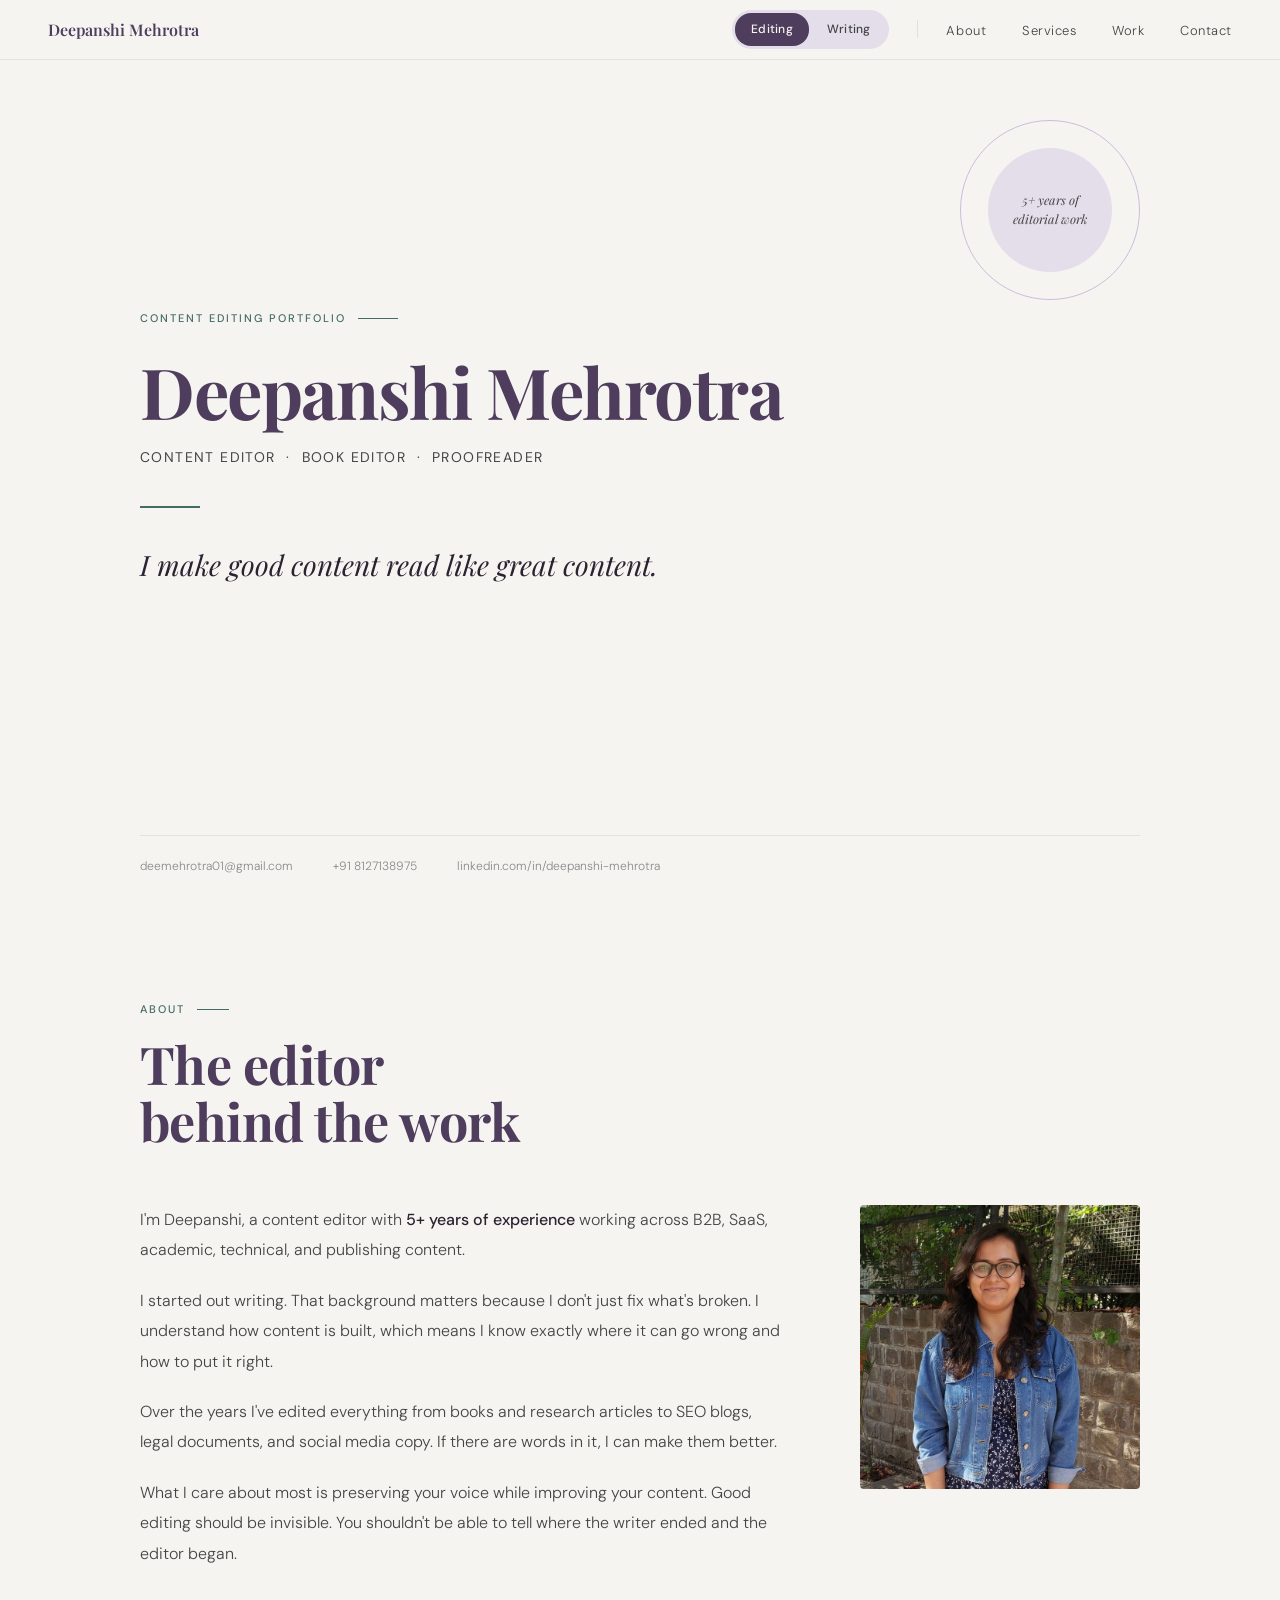
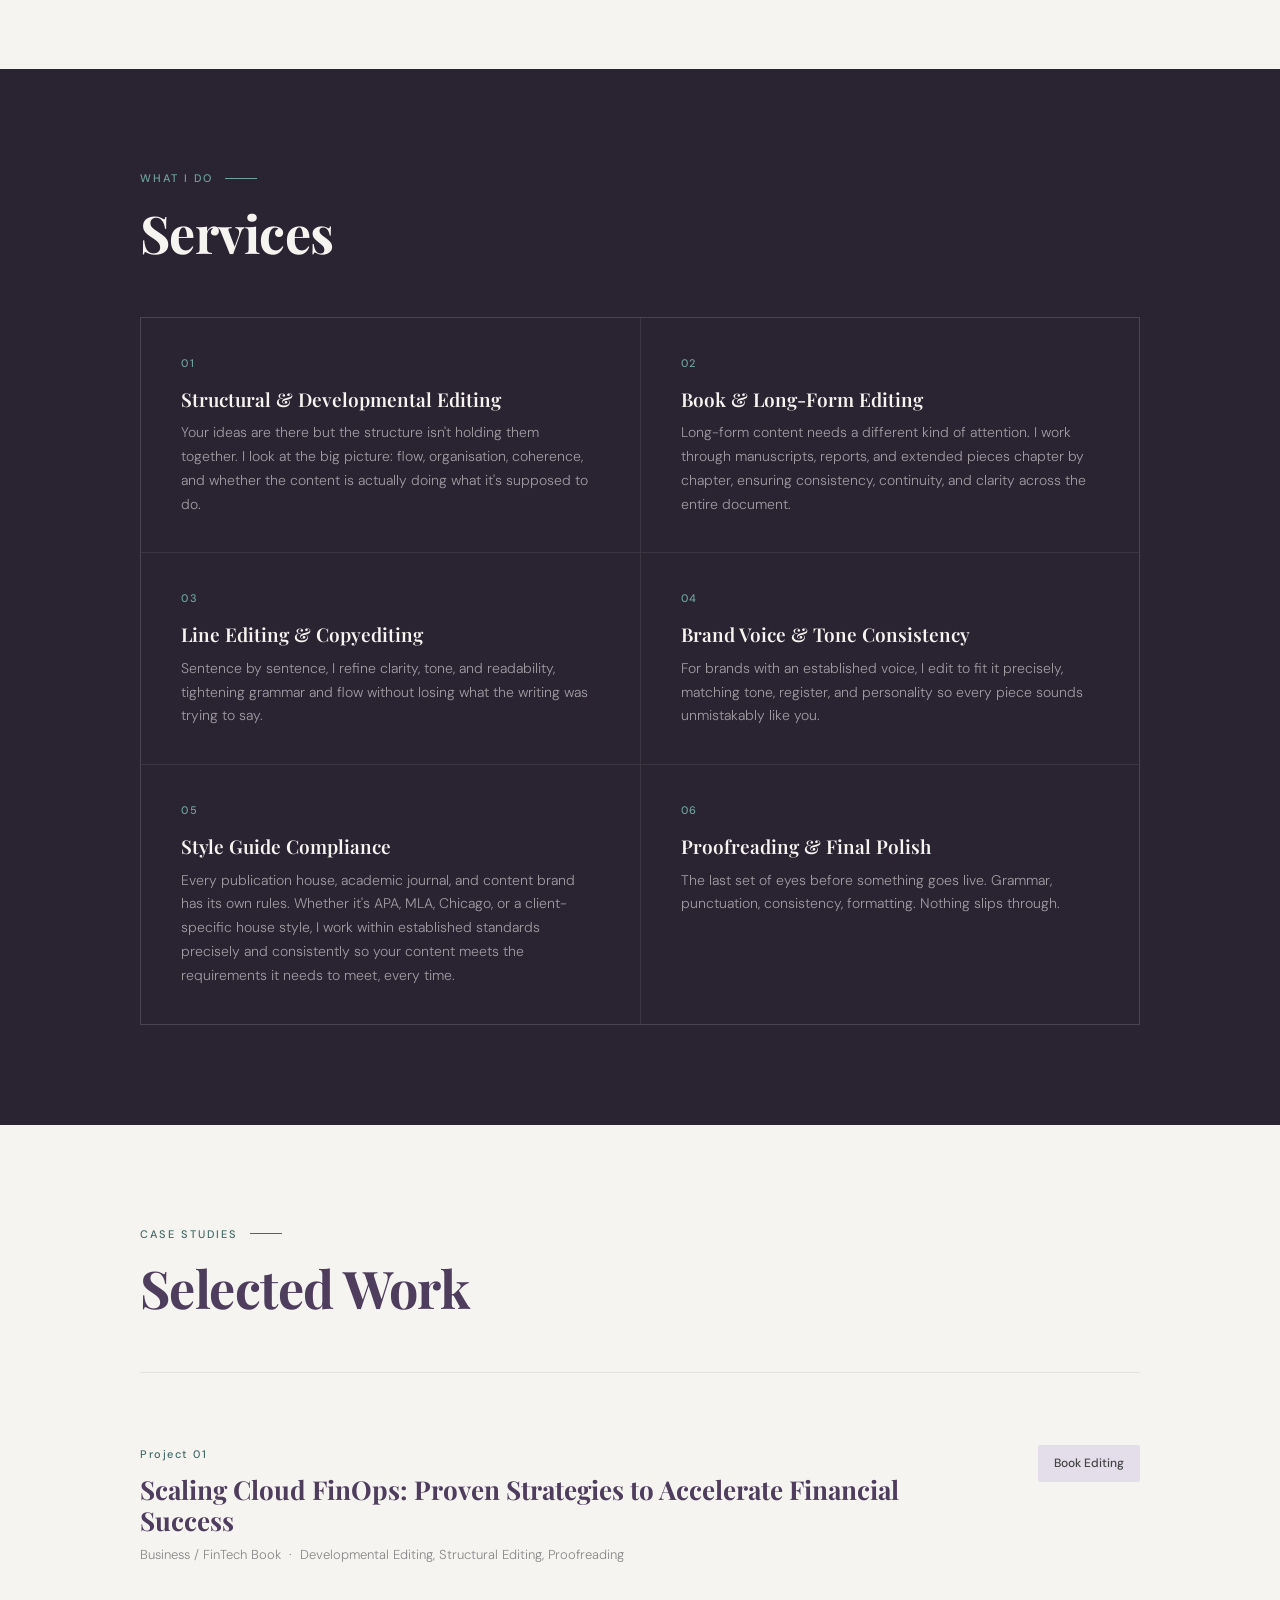
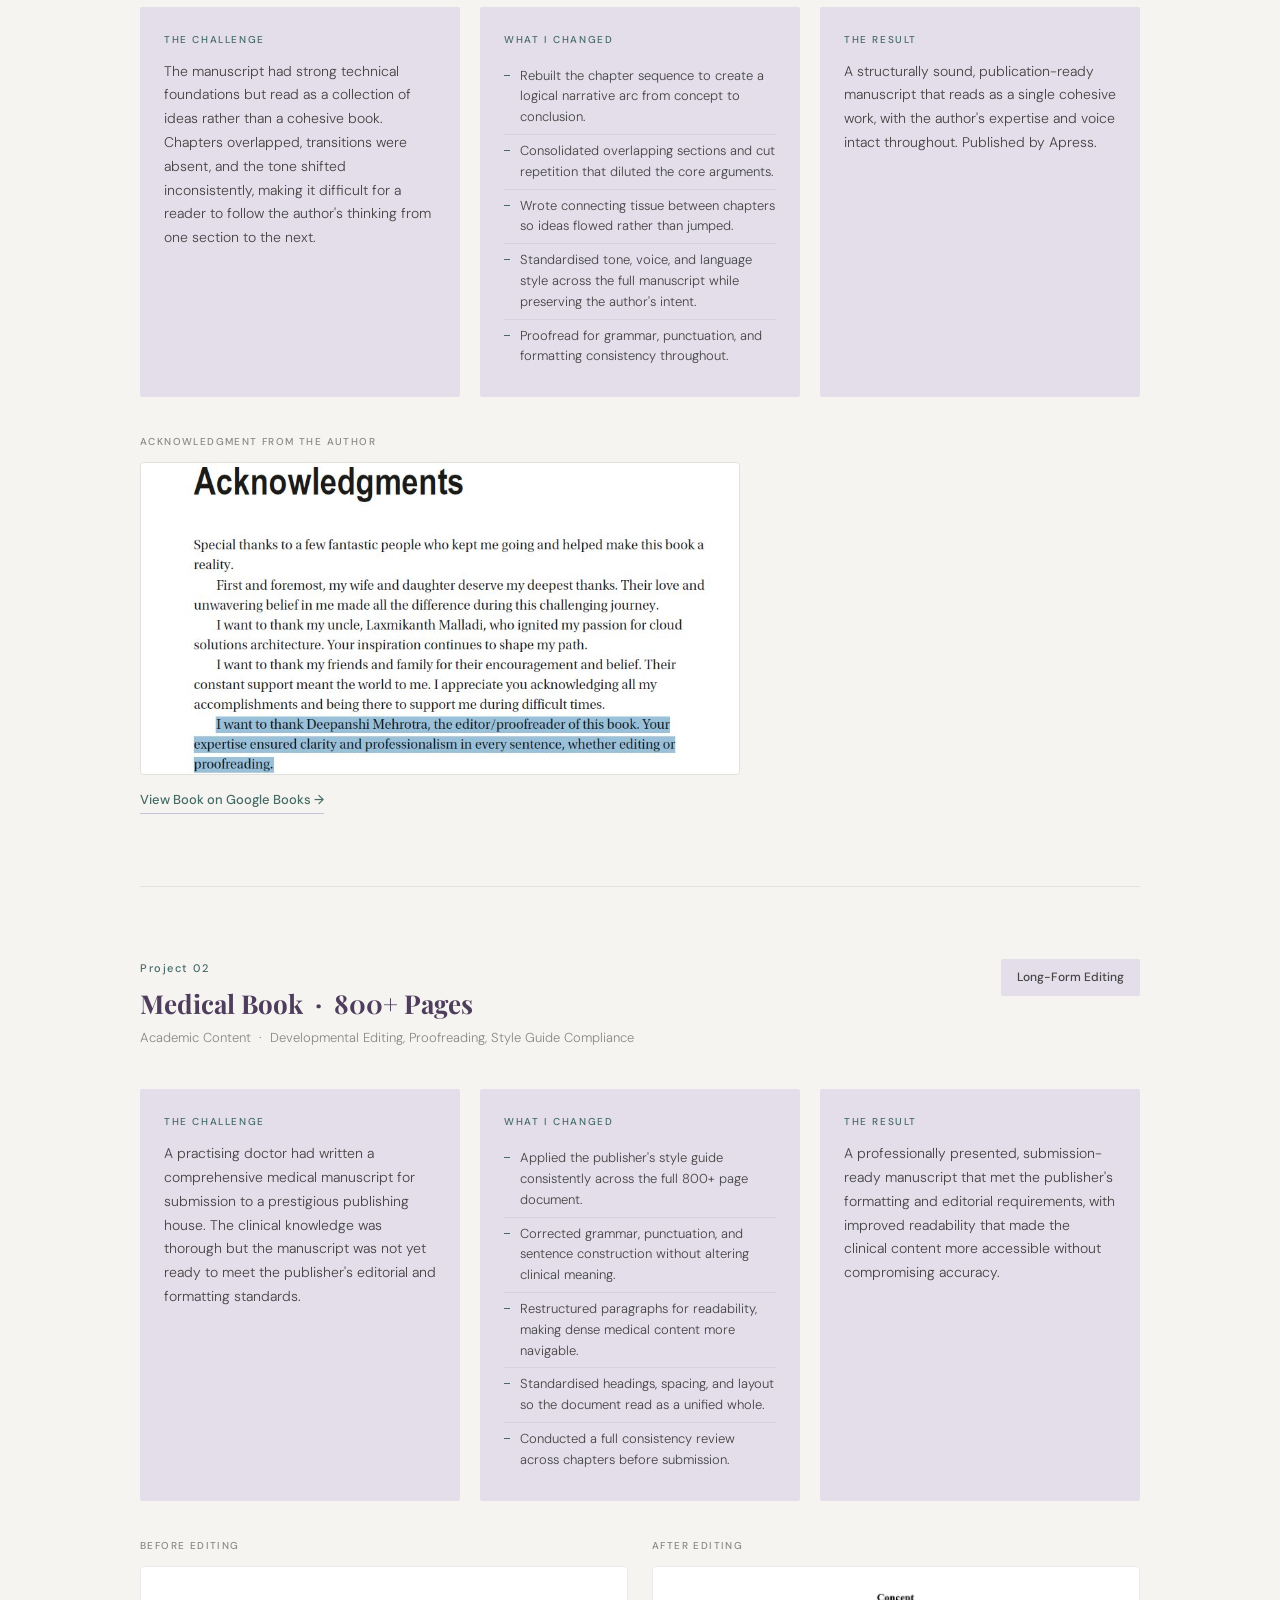
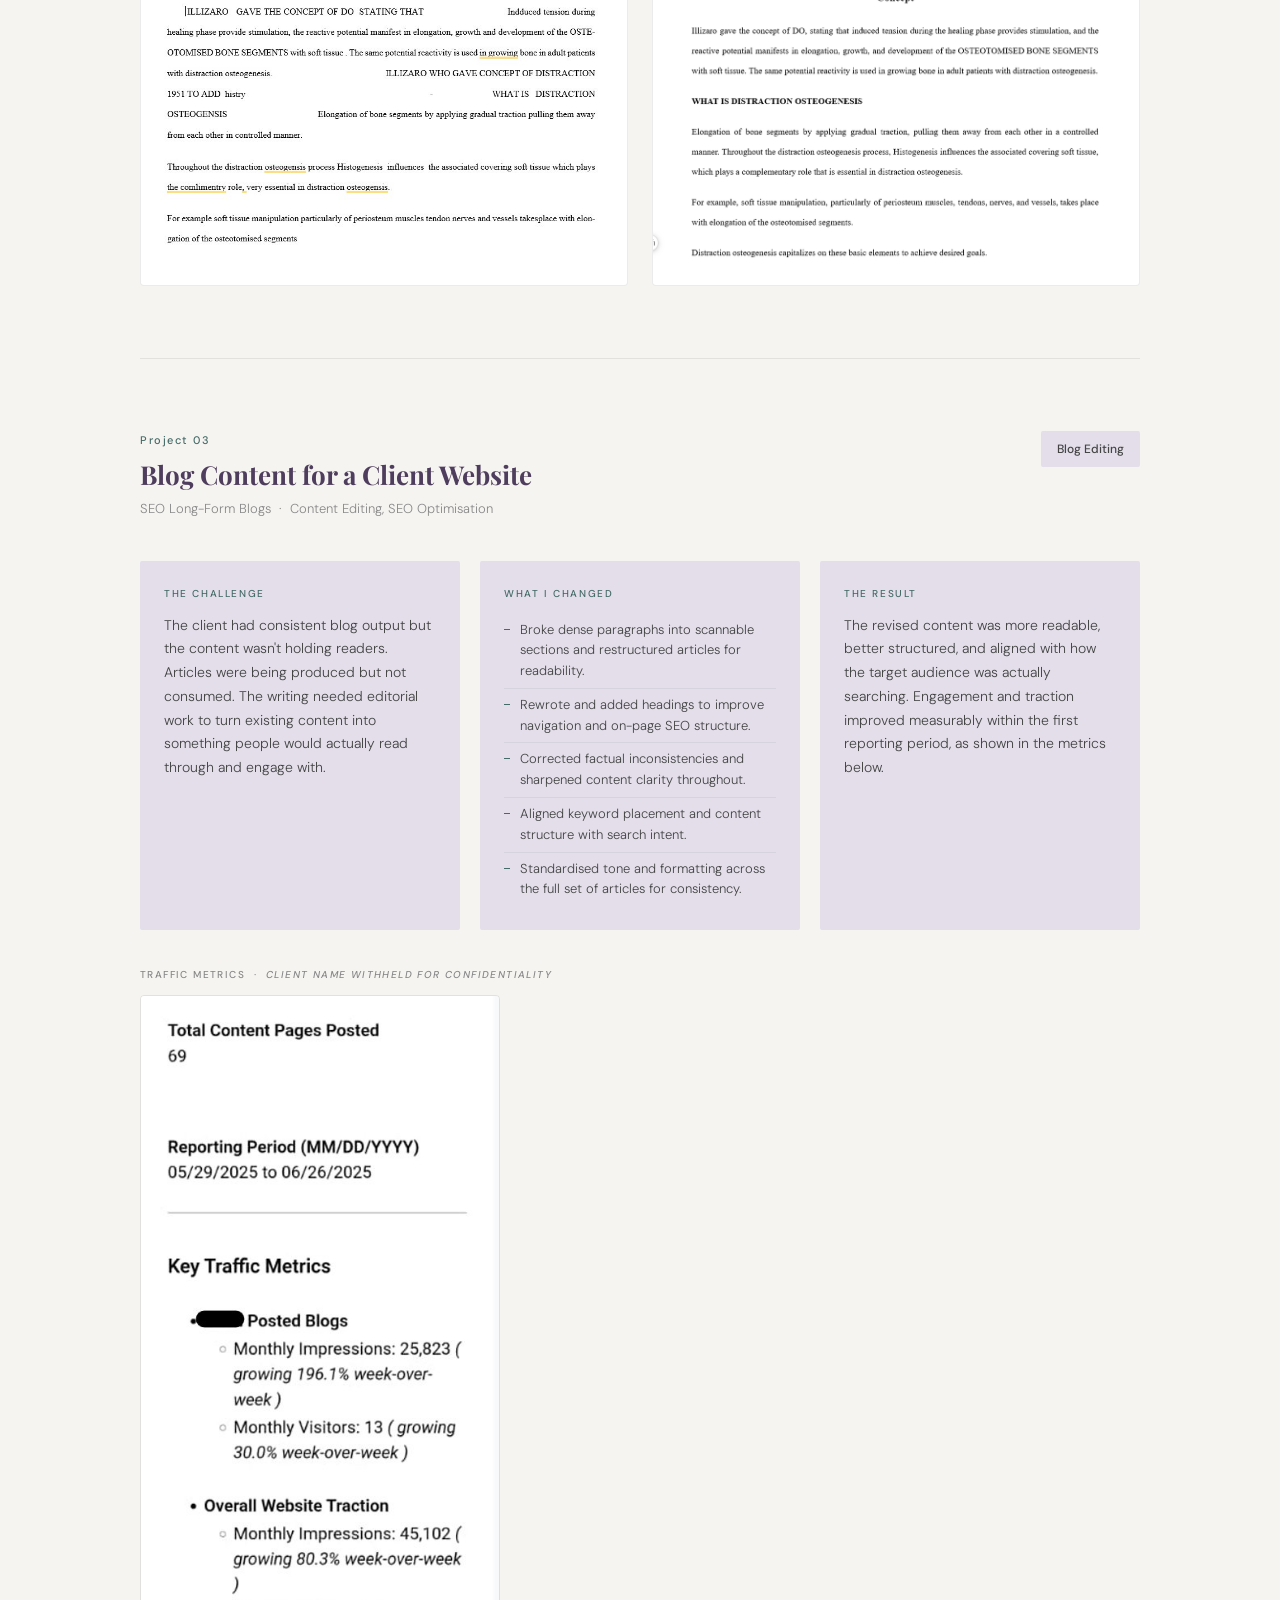
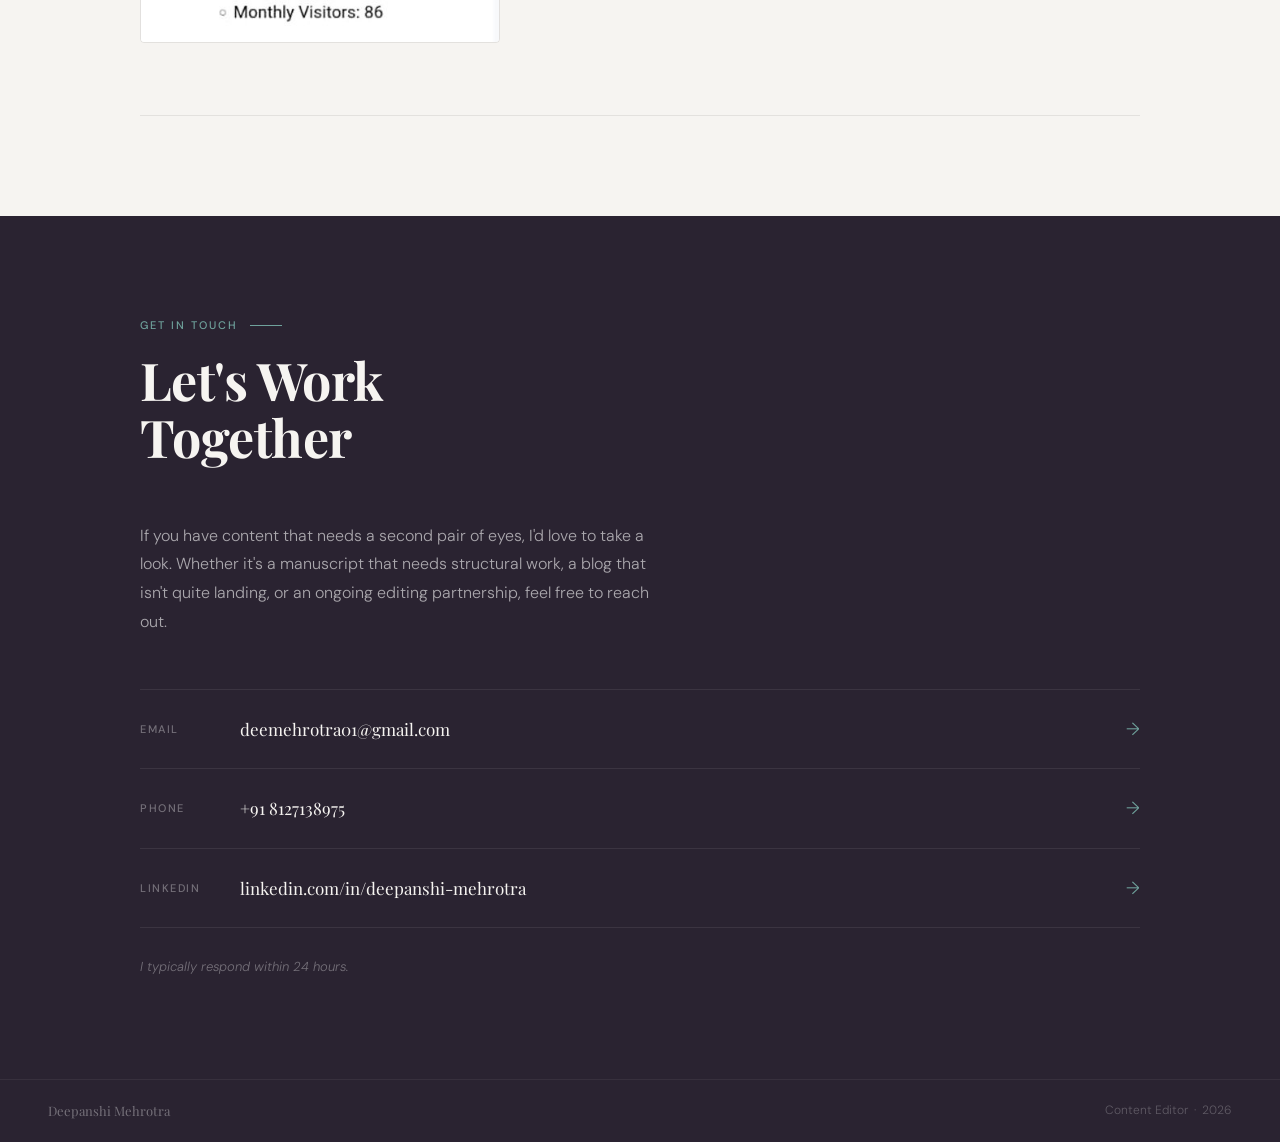
<file: index.html>
<!DOCTYPE html>
<html lang="en">
<head>
<meta charset="UTF-8">
<meta name="viewport" content="width=device-width, initial-scale=1.0">
<title>Deepanshi Mehrotra — Content Editing Portfolio</title>
<link href="https://fonts.googleapis.com/css2?family=Playfair+Display:ital,wght@0,400;0,600;0,700;1,400;1,600&family=DM+Sans:wght@300;400;500&display=swap" rel="stylesheet">
<link rel="stylesheet" href="style.css">
</head>
<body>

<nav>
  <a href="#hero" class="nav-name">Deepanshi Mehrotra</a>
  <div class="nav-right">
    <div class="nav-switch">
      <a href="index.html" class="nav-switch-item active">Editing</a>
      <a href="writer.html" class="nav-switch-item">Writing</a>
    </div>
    <div class="nav-divider"></div>
    <ul class="nav-links">
      <li><a href="#about">About</a></li>
      <li><a href="#services">Services</a></li>
      <li><a href="#work">Work</a></li>
      <li><a href="#contact">Contact</a></li>
    </ul>
  </div>
</nav>

<!-- HERO -->
<section class="hero" id="hero">
  <div class="hero-content">
    <div class="hero-left">
      <div class="hero-tag fade-in">Content Editing Portfolio</div>
      <h1 class="hero-name fade-in">Deepanshi Mehrotra</h1>
      <p class="hero-roles fade-in">Content Editor &nbsp;&middot;&nbsp; Book Editor &nbsp;&middot;&nbsp; Proofreader</p>
      <div class="hero-divider fade-in"></div>
      <p class="hero-tagline fade-in">I make good content read like great content.</p>
    </div>
    <div class="hero-circle fade-in">
      <div class="hero-circle-inner">
        <span class="hero-circle-text">5+ years of editorial work</span>
      </div>
    </div>
  </div>
  <div class="hero-footer fade-in">
    <div class="hero-contact-item"><a href="mailto:deemehrotra01@gmail.com">deemehrotra01@gmail.com</a></div>
    <div class="hero-contact-item"><a href="tel:+918127138975">+91 8127138975</a></div>
    <div class="hero-contact-item"><a href="https://linkedin.com/in/deepanshi-mehrotra" target="_blank">linkedin.com/in/deepanshi-mehrotra</a></div>
  </div>
</section>

<!-- ABOUT -->
<section id="about">
  <div class="section-inner">
    <div class="section-tag fade-in">About</div>
    <h2 class="section-title fade-in">The editor<br>behind the work</h2>
    <div class="about-grid">
      <div class="about-text fade-in">
        <p>I'm Deepanshi, a content editor with <strong>5+ years of experience</strong> working across B2B, SaaS, academic, technical, and publishing content.</p>
        <p>I started out writing. That background matters because I don't just fix what's broken. I understand how content is built, which means I know exactly where it can go wrong and how to put it right.</p>
        <p>Over the years I've edited everything from books and research articles to SEO blogs, legal documents, and social media copy. If there are words in it, I can make them better.</p>
        <p>What I care about most is preserving your voice while improving your content. Good editing should be invisible. You shouldn't be able to tell where the writer ended and the editor began.</p>
      </div>
      <img src="images/img_1.jpg" alt="Deepanshi Mehrotra" class="about-photo fade-in">
    </div>
  </div>
</section>

<!-- SERVICES -->
<section id="services" class="services-section">
  <div class="section-inner">
    <div class="section-tag fade-in">What I Do</div>
    <h2 class="section-title fade-in">Services</h2>
    <div class="services-grid fade-in">
      <div class="service-item">
        <div class="service-num">01</div>
        <div class="service-name">Structural &amp; Developmental Editing</div>
        <div class="service-desc">Your ideas are there but the structure isn't holding them together. I look at the big picture: flow, organisation, coherence, and whether the content is actually doing what it's supposed to do.</div>
      </div>
      <div class="service-item">
        <div class="service-num">02</div>
        <div class="service-name">Book &amp; Long-Form Editing</div>
        <div class="service-desc">Long-form content needs a different kind of attention. I work through manuscripts, reports, and extended pieces chapter by chapter, ensuring consistency, continuity, and clarity across the entire document.</div>
      </div>
      <div class="service-item">
        <div class="service-num">03</div>
        <div class="service-name">Line Editing &amp; Copyediting</div>
        <div class="service-desc">Sentence by sentence, I refine clarity, tone, and readability, tightening grammar and flow without losing what the writing was trying to say.</div>
      </div>
      <div class="service-item">
        <div class="service-num">04</div>
        <div class="service-name">Brand Voice &amp; Tone Consistency</div>
        <div class="service-desc">For brands with an established voice, I edit to fit it precisely, matching tone, register, and personality so every piece sounds unmistakably like you.</div>
      </div>
      <div class="service-item">
        <div class="service-num">05</div>
        <div class="service-name">Style Guide Compliance</div>
        <div class="service-desc">Every publication house, academic journal, and content brand has its own rules. Whether it's APA, MLA, Chicago, or a client-specific house style, I work within established standards precisely and consistently so your content meets the requirements it needs to meet, every time.</div>
      </div>
      <div class="service-item">
        <div class="service-num">06</div>
        <div class="service-name">Proofreading &amp; Final Polish</div>
        <div class="service-desc">The last set of eyes before something goes live. Grammar, punctuation, consistency, formatting. Nothing slips through.</div>
      </div>
    </div>
  </div>
</section>

<!-- WORK -->
<section id="work">
  <div class="section-inner">
    <div class="section-tag fade-in">Case Studies</div>
    <h2 class="section-title fade-in">Selected Work</h2>

    <div class="project fade-in">
      <div class="project-header">
        <div>
          <div class="project-num">Project 01</div>
          <div class="project-title">Scaling Cloud FinOps: Proven Strategies to Accelerate Financial Success</div>
          <div class="project-meta">Business / FinTech Book &nbsp;&middot;&nbsp; Developmental Editing, Structural Editing, Proofreading</div>
        </div>
        <div class="project-tag">Book Editing</div>
      </div>
      <div class="case-grid">
        <div class="case-block">
          <div class="case-label">The Challenge</div>
          <div class="case-content">The manuscript had strong technical foundations but read as a collection of ideas rather than a cohesive book. Chapters overlapped, transitions were absent, and the tone shifted inconsistently, making it difficult for a reader to follow the author's thinking from one section to the next.</div>
        </div>
        <div class="case-block">
          <div class="case-label">What I Changed</div>
          <ul class="case-list">
            <li>Rebuilt the chapter sequence to create a logical narrative arc from concept to conclusion.</li>
            <li>Consolidated overlapping sections and cut repetition that diluted the core arguments.</li>
            <li>Wrote connecting tissue between chapters so ideas flowed rather than jumped.</li>
            <li>Standardised tone, voice, and language style across the full manuscript while preserving the author's intent.</li>
            <li>Proofread for grammar, punctuation, and formatting consistency throughout.</li>
          </ul>
        </div>
        <div class="case-block">
          <div class="case-label">The Result</div>
          <div class="case-content">A structurally sound, publication-ready manuscript that reads as a single cohesive work, with the author's expertise and voice intact throughout. Published by Apress.</div>
        </div>
      </div>
      <div class="evidence-row one-col">
        <div>
          <div class="evidence-label">Acknowledgment from the Author</div>
          <img src="images/img_2.png" alt="Book acknowledgment" class="evidence-img" style="max-width:600px;">
          <a href="https://www.google.co.in/books/edition/Scaling_Cloud_FinOps/MrKc0QEACAAJ?hl=en" target="_blank" class="project-link">View Book on Google Books &rarr;</a>
        </div>
      </div>
    </div>

    <div class="project fade-in">
      <div class="project-header">
        <div>
          <div class="project-num">Project 02</div>
          <div class="project-title">Medical Book &nbsp;&middot;&nbsp; 800+ Pages</div>
          <div class="project-meta">Academic Content &nbsp;&middot;&nbsp; Developmental Editing, Proofreading, Style Guide Compliance</div>
        </div>
        <div class="project-tag">Long-Form Editing</div>
      </div>
      <div class="case-grid">
        <div class="case-block">
          <div class="case-label">The Challenge</div>
          <div class="case-content">A practising doctor had written a comprehensive medical manuscript for submission to a prestigious publishing house. The clinical knowledge was thorough but the manuscript was not yet ready to meet the publisher's editorial and formatting standards.</div>
        </div>
        <div class="case-block">
          <div class="case-label">What I Changed</div>
          <ul class="case-list">
            <li>Applied the publisher's style guide consistently across the full 800+ page document.</li>
            <li>Corrected grammar, punctuation, and sentence construction without altering clinical meaning.</li>
            <li>Restructured paragraphs for readability, making dense medical content more navigable.</li>
            <li>Standardised headings, spacing, and layout so the document read as a unified whole.</li>
            <li>Conducted a full consistency review across chapters before submission.</li>
          </ul>
        </div>
        <div class="case-block">
          <div class="case-label">The Result</div>
          <div class="case-content">A professionally presented, submission-ready manuscript that met the publisher's formatting and editorial requirements, with improved readability that made the clinical content more accessible without compromising accuracy.</div>
        </div>
      </div>
      <div class="evidence-row two-col">
        <div>
          <div class="evidence-label">Before Editing</div>
          <img src="images/img_3.png" alt="Before editing" class="evidence-img fixed-height">
        </div>
        <div>
          <div class="evidence-label">After Editing</div>
          <img src="images/img_4.png" alt="After editing" class="evidence-img fixed-height">
        </div>
      </div>
    </div>

    <div class="project fade-in">
      <div class="project-header">
        <div>
          <div class="project-num">Project 03</div>
          <div class="project-title">Blog Content for a Client Website</div>
          <div class="project-meta">SEO Long-Form Blogs &nbsp;&middot;&nbsp; Content Editing, SEO Optimisation</div>
        </div>
        <div class="project-tag">Blog Editing</div>
      </div>
      <div class="case-grid">
        <div class="case-block">
          <div class="case-label">The Challenge</div>
          <div class="case-content">The client had consistent blog output but the content wasn't holding readers. Articles were being produced but not consumed. The writing needed editorial work to turn existing content into something people would actually read through and engage with.</div>
        </div>
        <div class="case-block">
          <div class="case-label">What I Changed</div>
          <ul class="case-list">
            <li>Broke dense paragraphs into scannable sections and restructured articles for readability.</li>
            <li>Rewrote and added headings to improve navigation and on-page SEO structure.</li>
            <li>Corrected factual inconsistencies and sharpened content clarity throughout.</li>
            <li>Aligned keyword placement and content structure with search intent.</li>
            <li>Standardised tone and formatting across the full set of articles for consistency.</li>
          </ul>
        </div>
        <div class="case-block">
          <div class="case-label">The Result</div>
          <div class="case-content">The revised content was more readable, better structured, and aligned with how the target audience was actually searching. Engagement and traction improved measurably within the first reporting period, as shown in the metrics below.</div>
        </div>
      </div>
      <div class="evidence-row one-col">
        <div>
          <div class="evidence-label">Traffic Metrics &nbsp;&middot;&nbsp; <em>Client name withheld for confidentiality</em></div>
          <img src="images/img_5.png" alt="Traffic metrics" class="evidence-img" style="max-width:360px;">
        </div>
      </div>
    </div>

  </div>
</section>

<!-- CONTACT -->
<section id="contact" class="contact-section">
  <div class="section-inner">
    <div class="section-tag fade-in">Get in Touch</div>
    <h2 class="section-title fade-in">Let's Work<br>Together</h2>
    <p class="contact-intro fade-in">If you have content that needs a second pair of eyes, I'd love to take a look. Whether it's a manuscript that needs structural work, a blog that isn't quite landing, or an ongoing editing partnership, feel free to reach out.</p>
    <div class="contact-items fade-in">
      <a href="mailto:deemehrotra01@gmail.com" class="contact-item">
        <span class="contact-item-label">Email</span>
        <span class="contact-item-value">deemehrotra01@gmail.com</span>
        <span class="contact-arrow">&rarr;</span>
      </a>
      <a href="tel:+918127138975" class="contact-item">
        <span class="contact-item-label">Phone</span>
        <span class="contact-item-value">+91 8127138975</span>
        <span class="contact-arrow">&rarr;</span>
      </a>
      <a href="https://linkedin.com/in/deepanshi-mehrotra" target="_blank" class="contact-item">
        <span class="contact-item-label">LinkedIn</span>
        <span class="contact-item-value">linkedin.com/in/deepanshi-mehrotra</span>
        <span class="contact-arrow">&rarr;</span>
      </a>
    </div>
    <p class="response-note fade-in">I typically respond within 24 hours.</p>
  </div>
</section>

<footer>
  <span class="footer-name">Deepanshi Mehrotra</span>
  <span class="footer-note">Content Editor &nbsp;&middot;&nbsp; 2026</span>
</footer>

<script src="script.js"></script>
</body>
</html>
</file>
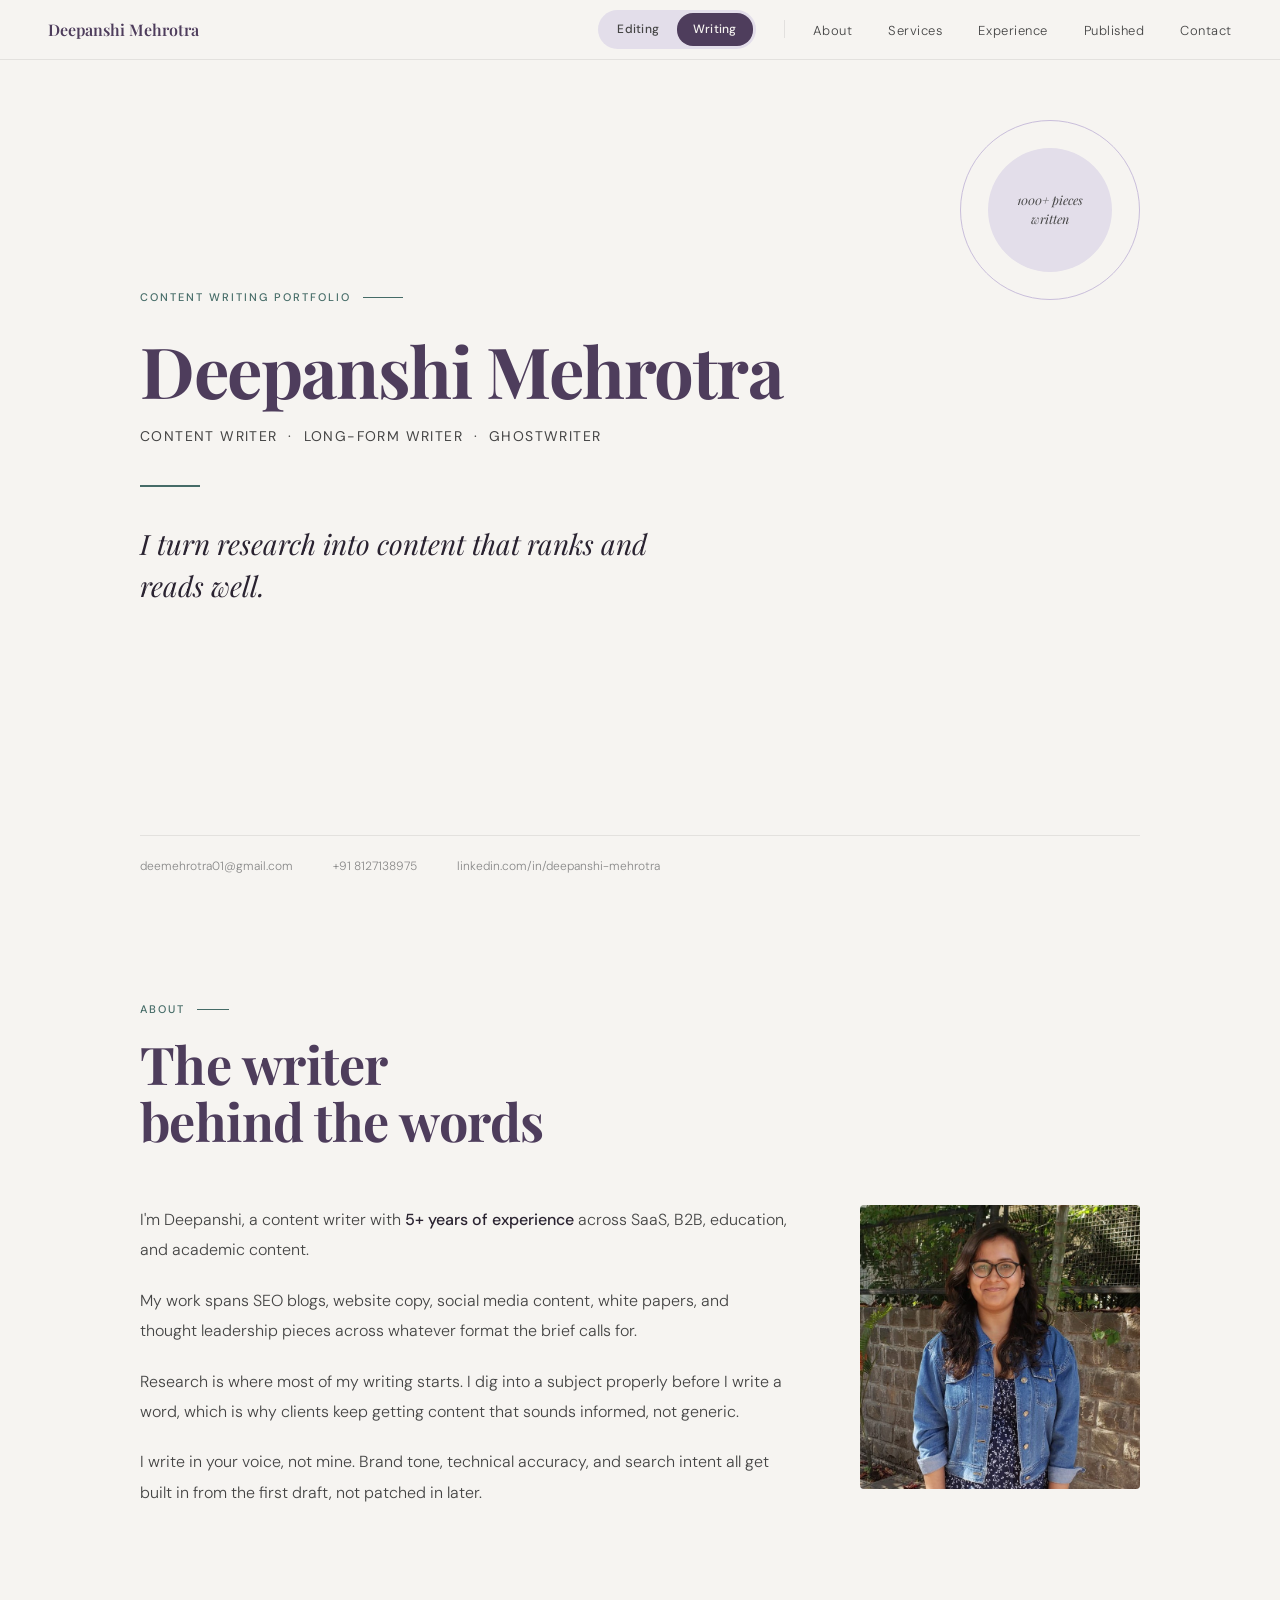
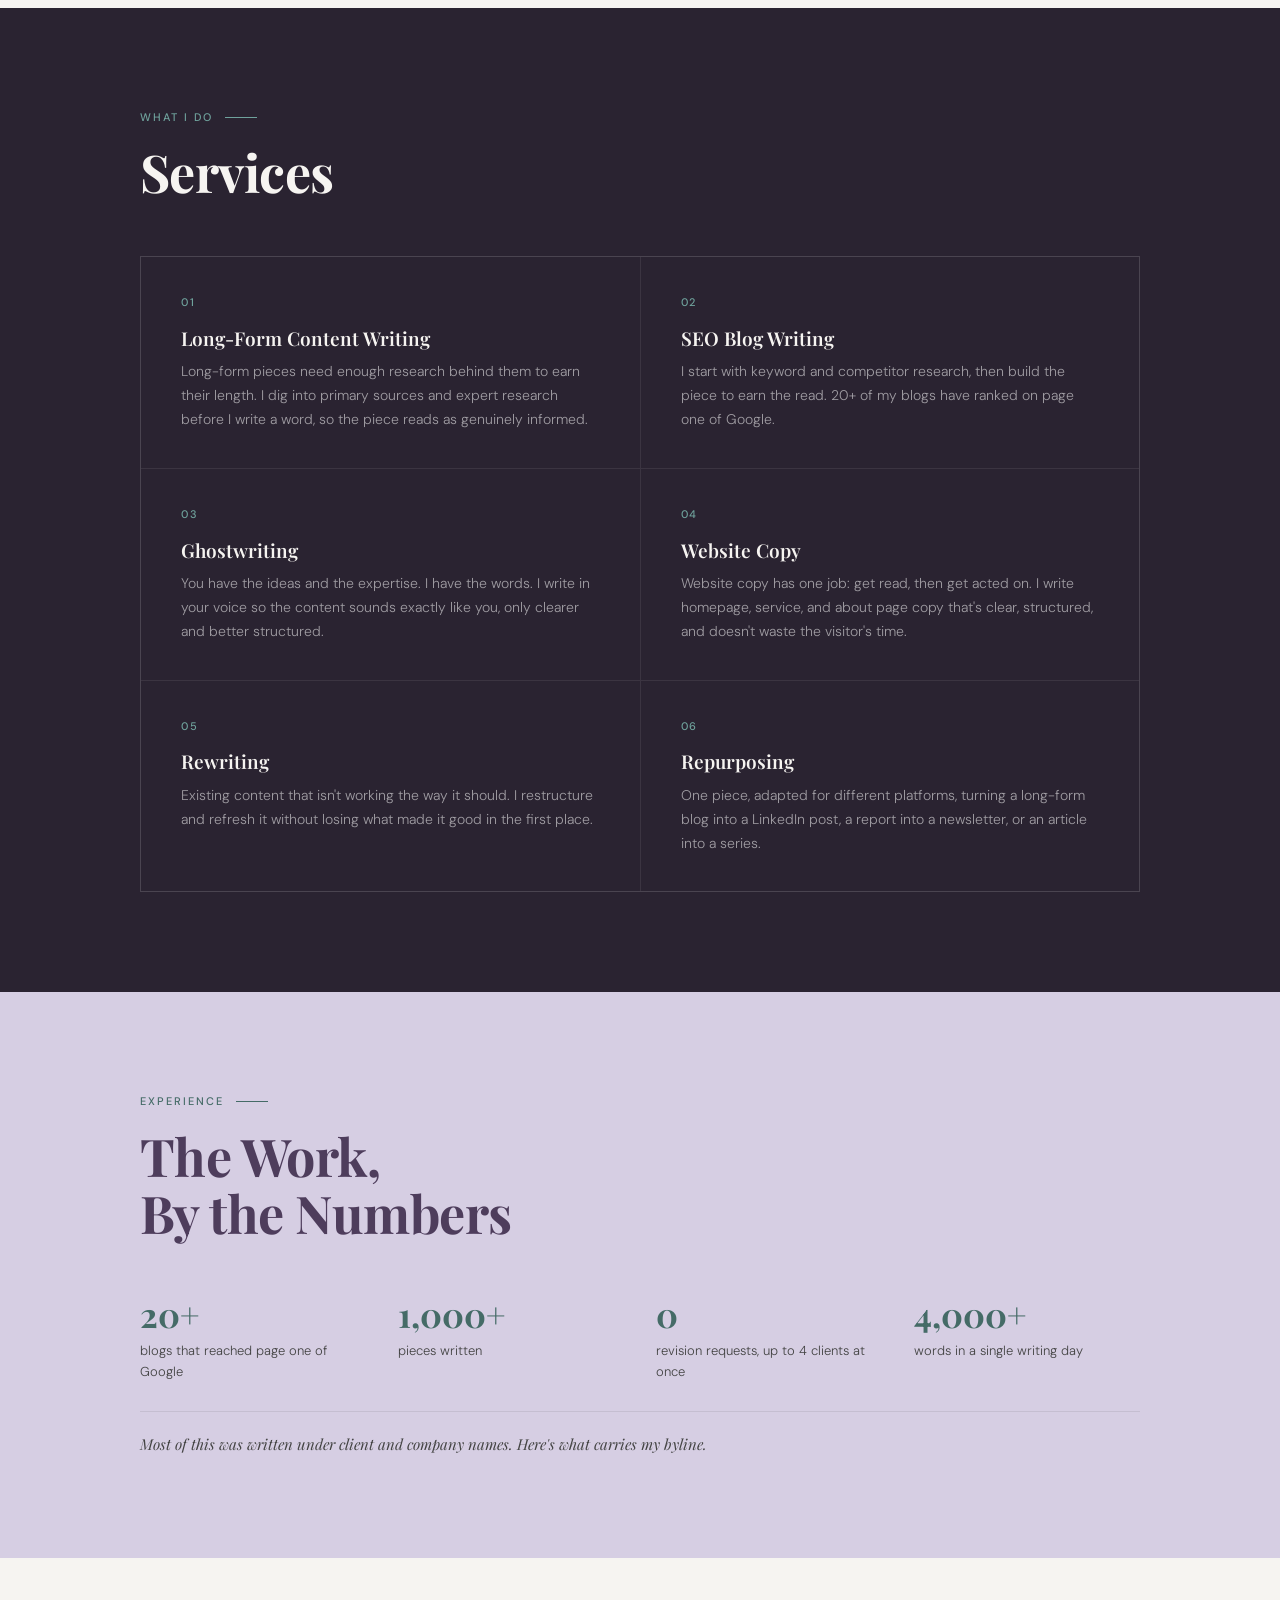
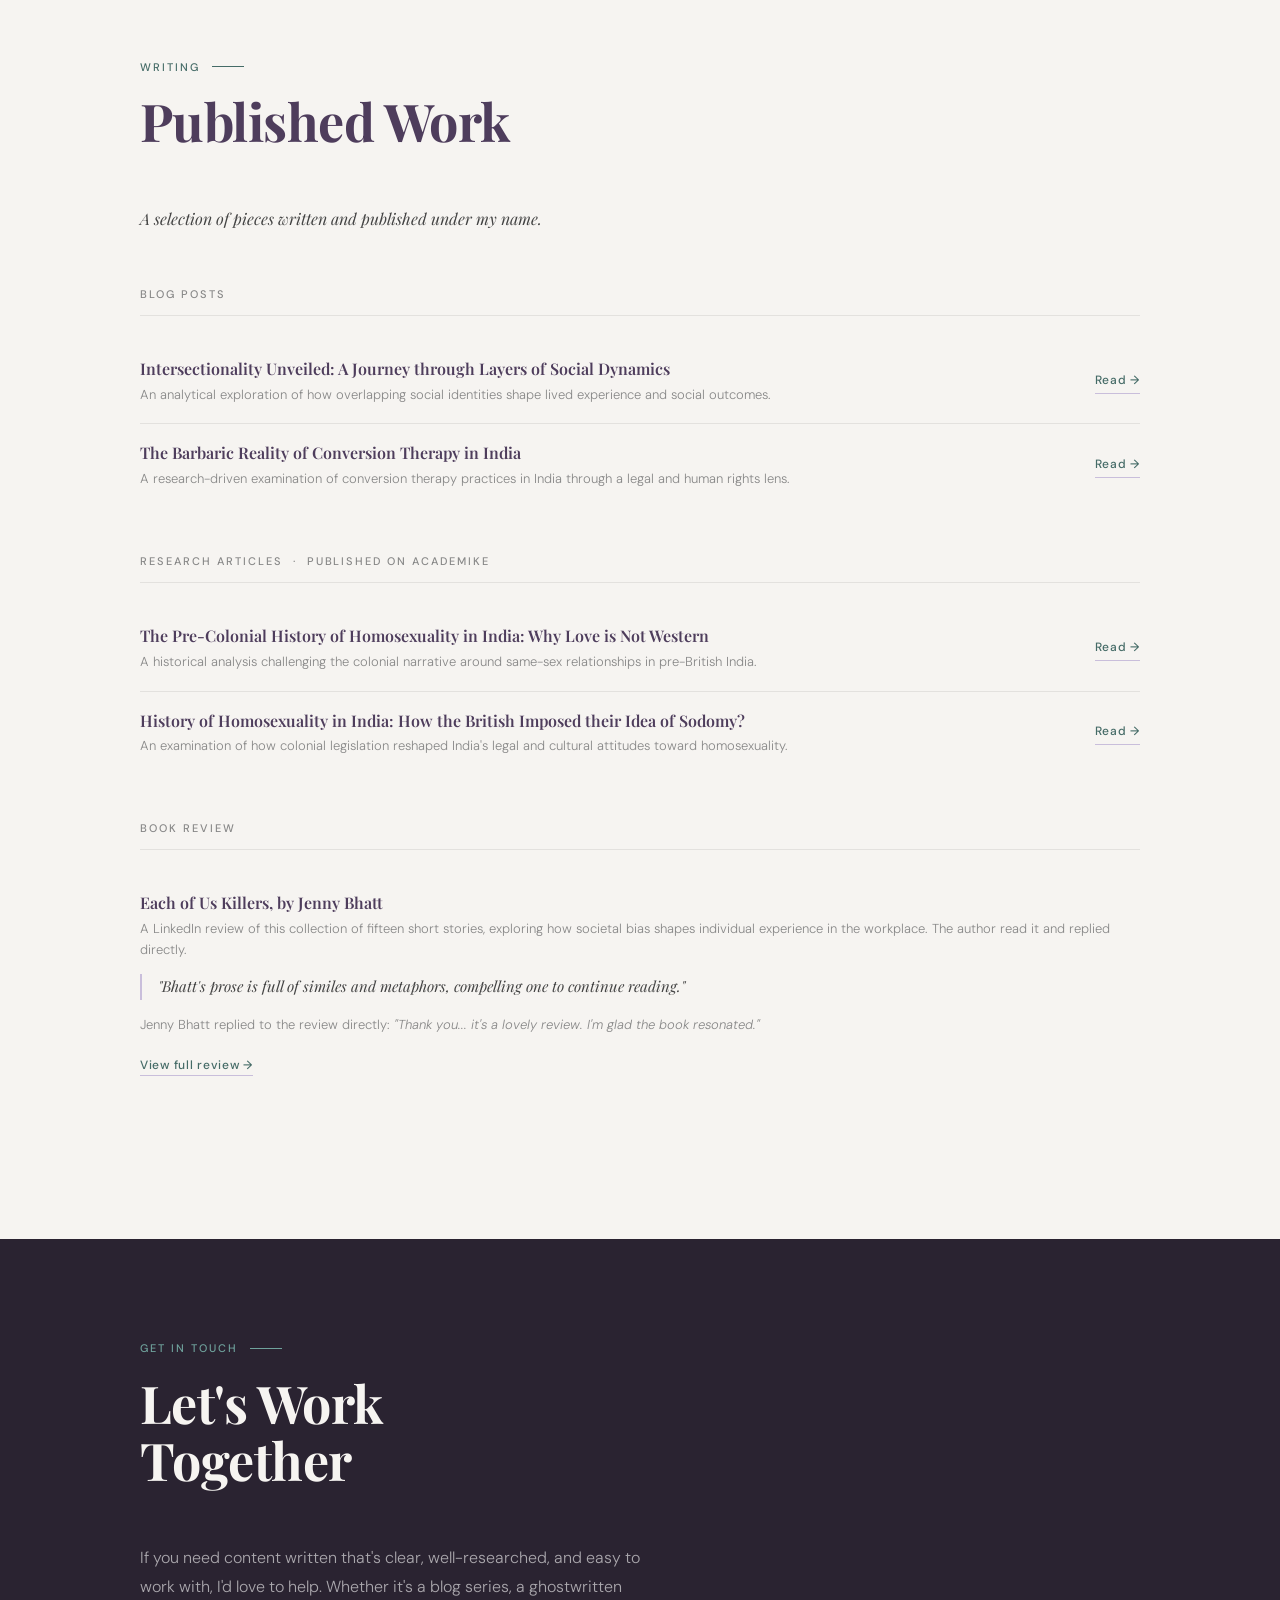
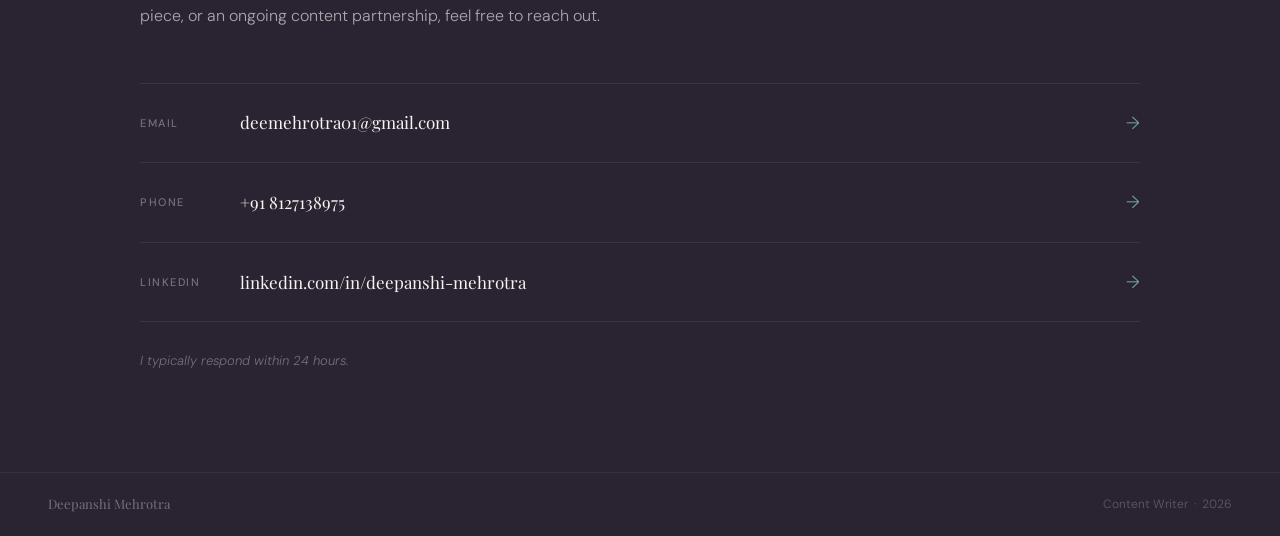
<file: writer.html>
<!DOCTYPE html>
<html lang="en">
<head>
<meta charset="UTF-8">
<meta name="viewport" content="width=device-width, initial-scale=1.0">
<title>Deepanshi Mehrotra — Content Writing Portfolio</title>
<link href="https://fonts.googleapis.com/css2?family=Playfair+Display:ital,wght@0,400;0,600;0,700;1,400;1,600&family=DM+Sans:wght@300;400;500&display=swap" rel="stylesheet">
<link rel="stylesheet" href="style.css">
</head>
<body>

<nav>
  <a href="#hero" class="nav-name">Deepanshi Mehrotra</a>
  <div class="nav-right">
    <div class="nav-switch">
      <a href="index.html" class="nav-switch-item">Editing</a>
      <a href="writer.html" class="nav-switch-item active">Writing</a>
    </div>
    <div class="nav-divider"></div>
    <ul class="nav-links">
      <li><a href="#about">About</a></li>
      <li><a href="#services">Services</a></li>
      <li><a href="#experience">Experience</a></li>
      <li><a href="#published">Published</a></li>
      <li><a href="#contact">Contact</a></li>
    </ul>
  </div>
</nav>

<!-- HERO -->
<section class="hero" id="hero">
  <div class="hero-content">
    <div class="hero-left">
      <div class="hero-tag fade-in">Content Writing Portfolio</div>
      <h1 class="hero-name fade-in">Deepanshi Mehrotra</h1>
      <p class="hero-roles fade-in">Content Writer &nbsp;&middot;&nbsp; Long-Form Writer &nbsp;&middot;&nbsp; Ghostwriter</p>
      <div class="hero-divider fade-in"></div>
      <p class="hero-tagline fade-in">I turn research into content that ranks and reads well.</p>
    </div>
    <div class="hero-circle fade-in">
      <div class="hero-circle-inner">
        <span class="hero-circle-text">1000+ pieces written</span>
      </div>
    </div>
  </div>
  <div class="hero-footer fade-in">
    <div class="hero-contact-item"><a href="mailto:deemehrotra01@gmail.com">deemehrotra01@gmail.com</a></div>
    <div class="hero-contact-item"><a href="tel:+918127138975">+91 8127138975</a></div>
    <div class="hero-contact-item"><a href="https://linkedin.com/in/deepanshi-mehrotra" target="_blank">linkedin.com/in/deepanshi-mehrotra</a></div>
  </div>
</section>

<!-- ABOUT -->
<section id="about">
  <div class="section-inner">
    <div class="section-tag fade-in">About</div>
    <h2 class="section-title fade-in">The writer<br>behind the words</h2>
    <div class="about-grid">
      <div class="about-text fade-in">
        <p>I'm Deepanshi, a content writer with <strong>5+ years of experience</strong> across SaaS, B2B, education, and academic content.</p>
        <p>My work spans SEO blogs, website copy, social media content, white papers, and thought leadership pieces across whatever format the brief calls for.</p>
        <p>Research is where most of my writing starts. I dig into a subject properly before I write a word, which is why clients keep getting content that sounds informed, not generic.</p>
        <p>I write in your voice, not mine. Brand tone, technical accuracy, and search intent all get built in from the first draft, not patched in later.</p>
      </div>
      <img src="images/img_1.jpg" alt="Deepanshi Mehrotra" class="about-photo fade-in">
    </div>
  </div>
</section>

<!-- SERVICES -->
<section id="services" class="services-section">
  <div class="section-inner">
    <div class="section-tag fade-in">What I Do</div>
    <h2 class="section-title fade-in">Services</h2>
    <div class="services-grid fade-in">
      <div class="service-item">
        <div class="service-num">01</div>
        <div class="service-name">Long-Form Content Writing</div>
        <div class="service-desc">Long-form pieces need enough research behind them to earn their length. I dig into primary sources and expert research before I write a word, so the piece reads as genuinely informed.</div>
      </div>
      <div class="service-item">
        <div class="service-num">02</div>
        <div class="service-name">SEO Blog Writing</div>
        <div class="service-desc">I start with keyword and competitor research, then build the piece to earn the read. 20+ of my blogs have ranked on page one of Google.</div>
      </div>
      <div class="service-item">
        <div class="service-num">03</div>
        <div class="service-name">Ghostwriting</div>
        <div class="service-desc">You have the ideas and the expertise. I have the words. I write in your voice so the content sounds exactly like you, only clearer and better structured.</div>
      </div>
      <div class="service-item">
        <div class="service-num">04</div>
        <div class="service-name">Website Copy</div>
        <div class="service-desc">Website copy has one job: get read, then get acted on. I write homepage, service, and about page copy that's clear, structured, and doesn't waste the visitor's time.</div>
      </div>
      <div class="service-item">
        <div class="service-num">05</div>
        <div class="service-name">Rewriting</div>
        <div class="service-desc">Existing content that isn't working the way it should. I restructure and refresh it without losing what made it good in the first place.</div>
      </div>
      <div class="service-item">
        <div class="service-num">06</div>
        <div class="service-name">Repurposing</div>
        <div class="service-desc">One piece, adapted for different platforms, turning a long-form blog into a LinkedIn post, a report into a newsletter, or an article into a series.</div>
      </div>
    </div>
  </div>
</section>

<!-- EXPERIENCE -->
<section id="experience" class="published-section">
  <div class="section-inner">
    <div class="section-tag fade-in">Experience</div>
    <h2 class="section-title fade-in">The Work,<br>By the Numbers</h2>

    <div class="stats-grid fade-in">
      <div class="stat-block">
        <div class="stat-number">20+</div>
        <div class="stat-label">blogs that reached page one of Google</div>
      </div>
      <div class="stat-block">
        <div class="stat-number">1,000+</div>
        <div class="stat-label">pieces written</div>
      </div>
      <div class="stat-block">
        <div class="stat-number">0</div>
        <div class="stat-label">revision requests, up to 4 clients at once</div>
      </div>
      <div class="stat-block">
        <div class="stat-number">4,000+</div>
        <div class="stat-label">words in a single writing day</div>
      </div>
    </div>
    <p class="stats-note fade-in">Most of this was written under client and company names. Here's what carries my byline.</p>

  </div>
</section>

<!-- PUBLISHED -->
<section id="published">
  <div class="section-inner">
    <div class="section-tag fade-in">Writing</div>
    <h2 class="section-title fade-in">Published Work</h2>
    <p class="pub-intro fade-in">A selection of pieces written and published under my name.</p>
    <div class="pub-category fade-in">
      <div class="pub-cat-title">Blog Posts</div>
      <div class="pub-item">
        <div>
          <div class="pub-title">Intersectionality Unveiled: A Journey through Layers of Social Dynamics</div>
          <div class="pub-desc">An analytical exploration of how overlapping social identities shape lived experience and social outcomes.</div>
        </div>
        <a href="https://www.leed-initiative.org/blog/intersectionality-unveiled-journey-through-layers-social-dynamics" target="_blank" class="pub-link">Read &rarr;</a>
      </div>
      <div class="pub-item">
        <div>
          <div class="pub-title">The Barbaric Reality of Conversion Therapy in India</div>
          <div class="pub-desc">A research-driven examination of conversion therapy practices in India through a legal and human rights lens.</div>
        </div>
        <a href="https://www.lawctopus.com/academike/conversion-therapy-india/" target="_blank" class="pub-link">Read &rarr;</a>
      </div>
    </div>
    <div class="pub-category fade-in">
      <div class="pub-cat-title">Research Articles &nbsp;&middot;&nbsp; Published on Academike</div>
      <div class="pub-item">
        <div>
          <div class="pub-title">The Pre-Colonial History of Homosexuality in India: Why Love is Not Western</div>
          <div class="pub-desc">A historical analysis challenging the colonial narrative around same-sex relationships in pre-British India.</div>
        </div>
        <a href="https://www.lawctopus.com/academike/history-of-homosexuality-in-india/" target="_blank" class="pub-link">Read &rarr;</a>
      </div>
      <div class="pub-item">
        <div>
          <div class="pub-title">History of Homosexuality in India: How the British Imposed their Idea of Sodomy?</div>
          <div class="pub-desc">An examination of how colonial legislation reshaped India's legal and cultural attitudes toward homosexuality.</div>
        </div>
        <a href="https://www.lawctopus.com/academike/colonial-history-of-homosexuality/" target="_blank" class="pub-link">Read &rarr;</a>
      </div>
    </div>
    <div class="pub-category fade-in">
      <div class="pub-cat-title">Book Review</div>
      <div class="pub-item" style="grid-template-columns: 1fr; display: block;">
        <div class="pub-title">Each of Us Killers, by Jenny Bhatt</div>
        <div class="pub-desc" style="margin-bottom: 14px;">A LinkedIn review of this collection of fifteen short stories, exploring how societal bias shapes individual experience in the workplace. The author read it and replied directly.</div>
        <div style="font-family: var(--serif); font-style: italic; font-size: 15px; color: var(--ink-mid); border-left: 2px solid var(--terracotta-light); padding-left: 16px; margin-bottom: 14px;">"Bhatt's prose is full of similes and metaphors, compelling one to continue reading."</div>
        <div style="font-size: 13px; color: var(--ink-light); margin-bottom: 14px;">Jenny Bhatt replied to the review directly: <em>"Thank you... it's a lovely review. I'm glad the book resonated."</em></div>
        <a href="https://www.linkedin.com/posts/deepanshi-mehrotra-content-writer_stories-woven-at-the-intersection-of-labor-activity-7018222391021449216-WyY0/" target="_blank" class="pub-link">View full review &rarr;</a>
      </div>
    </div>
  </div>
</section>

<!-- CONTACT -->
<section id="contact" class="contact-section">
  <div class="section-inner">
    <div class="section-tag fade-in">Get in Touch</div>
    <h2 class="section-title fade-in">Let's Work<br>Together</h2>
    <p class="contact-intro fade-in">If you need content written that's clear, well-researched, and easy to work with, I'd love to help. Whether it's a blog series, a ghostwritten piece, or an ongoing content partnership, feel free to reach out.</p>
    <div class="contact-items fade-in">
      <a href="mailto:deemehrotra01@gmail.com" class="contact-item">
        <span class="contact-item-label">Email</span>
        <span class="contact-item-value">deemehrotra01@gmail.com</span>
        <span class="contact-arrow">&rarr;</span>
      </a>
      <a href="tel:+918127138975" class="contact-item">
        <span class="contact-item-label">Phone</span>
        <span class="contact-item-value">+91 8127138975</span>
        <span class="contact-arrow">&rarr;</span>
      </a>
      <a href="https://linkedin.com/in/deepanshi-mehrotra" target="_blank" class="contact-item">
        <span class="contact-item-label">LinkedIn</span>
        <span class="contact-item-value">linkedin.com/in/deepanshi-mehrotra</span>
        <span class="contact-arrow">&rarr;</span>
      </a>
    </div>
    <p class="response-note fade-in">I typically respond within 24 hours.</p>
  </div>
</section>

<footer>
  <span class="footer-name">Deepanshi Mehrotra</span>
  <span class="footer-note">Content Writer &nbsp;&middot;&nbsp; 2026</span>
</footer>

<script src="script.js"></script>
</body>
</html>
</file>
<file: style.css>
*, *::before, *::after { box-sizing: border-box; margin: 0; padding: 0; }
  :root {
    --cream: #F6F4F1;
    --cream-dark: #E3DEEA;
    --terracotta: #456B67;
    --terracotta-light: #C9BEDB;
    --accent-dark: #6FA29C;
    --plum: #4E3D5C;
    --ink: #2A2331;
    --ink-mid: #444;
    --ink-light: #888;
    --white: #F6F4F1;
    --serif: 'Playfair Display', Georgia, serif;
    --sans: 'DM Sans', system-ui, sans-serif;
    --border: rgba(0,0,0,0.08);
  }
  html { scroll-behavior: smooth; }
  body { background: var(--cream); color: var(--ink); font-family: var(--sans); font-weight: 300; line-height: 1.7; overflow-x: hidden; }

  /* NAV */
  nav { position: fixed; top: 0; left: 0; right: 0; z-index: 100; background: rgba(246,244,241,0.95); backdrop-filter: blur(8px); border-bottom: 1px solid var(--border); padding: 0 48px; height: 60px; display: flex; align-items: center; justify-content: space-between; }
  .nav-name { font-family: var(--serif); font-size: 16px; font-weight: 600; color: var(--plum); text-decoration: none; }
  .nav-links { display: flex; gap: 36px; list-style: none; }
  .nav-links a { font-size: 13px; color: var(--ink-mid); text-decoration: none; letter-spacing: 0.04em; transition: color 0.2s; }
  .nav-links a:hover { color: var(--terracotta); }

  /* HERO */
  .hero { min-height: 100vh; display: flex; flex-direction: column; justify-content: space-between; padding: 120px 48px 0; position: relative; overflow: hidden; }
  .hero-content { flex: 1; display: flex; align-items: center; max-width: 1000px; margin: 0 auto; width: 100%; position: relative; padding-bottom: 60px; }
  .hero-left { flex: 1; padding-right: 240px; }
  .hero-circle { position: absolute; right: 0; top: 0; width: 180px; height: 180px; border-radius: 50%; border: 1px solid var(--terracotta-light); display: flex; align-items: center; justify-content: center; }
  .hero-circle-inner { width: 124px; height: 124px; border-radius: 50%; background: var(--cream-dark); display: flex; align-items: center; justify-content: center; text-align: center; padding: 14px; }
  .hero-circle-text { font-family: var(--serif); font-style: italic; font-size: 12.5px; color: var(--ink-mid); line-height: 1.5; }
  .hero-tag { font-size: 11px; letter-spacing: 0.18em; text-transform: uppercase; color: var(--terracotta); font-weight: 500; margin-bottom: 28px; display: flex; align-items: center; gap: 12px; }
  .hero-tag::after { content: ''; width: 40px; height: 1px; background: var(--terracotta); }
  .hero-name { font-family: var(--serif); font-size: clamp(40px, 5.5vw, 72px); font-weight: 700; line-height: 1.0; color: var(--plum); margin-bottom: 20px; letter-spacing: -0.02em; white-space: nowrap; }
  .hero-roles { font-family: var(--sans); font-size: 14px; font-weight: 400; color: var(--ink-mid); margin-bottom: 36px; letter-spacing: 0.1em; text-transform: uppercase; }
  .hero-divider { width: 60px; height: 2px; background: var(--terracotta); margin-bottom: 36px; }
  .hero-tagline { font-family: var(--serif); font-style: italic; font-size: clamp(20px, 2.4vw, 28px); color: var(--ink); max-width: 520px; line-height: 1.5; font-weight: 400; }
  .hero-footer { border-top: 1px solid var(--border); padding: 20px 0 24px; display: flex; gap: 40px; max-width: 1000px; margin: 0 auto; width: 100%; }
  .hero-contact-item { font-size: 12px; color: var(--ink-light); }
  .hero-contact-item a { color: var(--ink-light); text-decoration: none; transition: color 0.2s; }
  .hero-contact-item a:hover { color: var(--terracotta); }

  /* SECTIONS */
  section:not(.hero) { padding: 100px 48px; }
  .section-inner { max-width: 1000px; margin: 0 auto; }
  .section-tag { font-size: 11px; letter-spacing: 0.18em; text-transform: uppercase; color: var(--terracotta); font-weight: 500; margin-bottom: 16px; display: flex; align-items: center; gap: 12px; }
  .section-tag::after { content: ''; width: 32px; height: 1px; background: var(--terracotta); }
  .section-title { font-family: var(--serif); font-size: clamp(32px, 5vw, 52px); font-weight: 700; line-height: 1.1; color: var(--plum); margin-bottom: 56px; letter-spacing: -0.01em; }

  /* ABOUT */
  .about-grid { display: grid; grid-template-columns: 1fr 280px; gap: 72px; align-items: start; }
  .about-text p { font-size: 16px; color: var(--ink-mid); line-height: 1.9; margin-bottom: 20px; }
  .about-text p:last-child { margin-bottom: 0; }
  .about-text strong { color: var(--ink); font-weight: 500; }
  .about-photo { width: 100%; border-radius: 4px; object-fit: cover; object-position: top center; }

  /* SERVICES */
  .services-section { background: var(--ink); }
  .services-section .section-tag { color: var(--accent-dark); }
  .services-section .section-tag::after { background: var(--accent-dark); }
  .services-section .section-title { color: var(--white); }
  .services-grid { display: grid; grid-template-columns: repeat(2, 1fr); gap: 1px; background: rgba(255,255,255,0.08); border: 1px solid rgba(255,255,255,0.08); }
  .service-item { padding: 36px 40px; background: var(--ink); transition: background 0.3s; }
  .service-item:hover { background: #352C3E; }
  .service-num { font-size: 11px; letter-spacing: 0.14em; color: var(--accent-dark); font-weight: 500; margin-bottom: 14px; }
  .service-name { font-family: var(--serif); font-size: 19px; font-weight: 600; color: var(--white); margin-bottom: 10px; line-height: 1.3; }
  .service-desc { font-size: 14px; color: rgba(255,255,255,0.55); line-height: 1.7; }

  /* WORK */
  .project { border-top: 1px solid var(--border); padding: 72px 0; }
  .project:last-child { border-bottom: 1px solid var(--border); }
  .project-header { display: grid; grid-template-columns: 1fr auto; gap: 40px; align-items: start; margin-bottom: 40px; }
  .project-num { font-size: 11px; letter-spacing: 0.14em; color: var(--terracotta); font-weight: 500; margin-bottom: 10px; }
  .project-title { font-family: var(--serif); font-size: clamp(18px, 2.2vw, 26px); font-weight: 700; color: var(--plum); margin-bottom: 8px; line-height: 1.2; }
  .project-meta { font-size: 13px; color: var(--ink-light); }
  .project-tag { background: var(--cream-dark); padding: 8px 16px; font-size: 12px; font-weight: 500; color: var(--ink-mid); border-radius: 2px; white-space: nowrap; }
  .case-grid { display: grid; grid-template-columns: repeat(3, 1fr); gap: 20px; margin-bottom: 36px; }
  .case-block { padding: 24px; background: var(--cream-dark); border-radius: 2px; }
  .case-label { font-size: 10px; letter-spacing: 0.16em; text-transform: uppercase; color: var(--terracotta); font-weight: 500; margin-bottom: 12px; }
  .case-content { font-size: 14px; color: var(--ink-mid); line-height: 1.7; }
  .case-list { list-style: none; padding: 0; }
  .case-list li { font-size: 13px; color: var(--ink-mid); line-height: 1.6; padding: 6px 0 6px 16px; position: relative; border-bottom: 1px solid rgba(0,0,0,0.05); }
  .case-list li:last-child { border-bottom: none; }
  .case-list li::before { content: ''; position: absolute; left: 0; top: 15px; width: 6px; height: 1px; background: var(--terracotta); }
  .evidence-row { display: grid; gap: 24px; }
  .evidence-row.two-col { grid-template-columns: 1fr 1fr; }
  .evidence-row.one-col { grid-template-columns: 1fr; }
  .evidence-label { font-size: 10px; letter-spacing: 0.14em; text-transform: uppercase; color: var(--ink-light); font-weight: 500; margin-bottom: 12px; }
  .evidence-img { width: 100%; border-radius: 4px; border: 1px solid var(--border); display: block; }
  .evidence-img.fixed-height { height: 320px; object-fit: contain; background: white; }
  .project-link { display: inline-flex; align-items: center; gap: 8px; margin-top: 14px; font-size: 13px; color: var(--terracotta); text-decoration: none; font-weight: 500; border-bottom: 1px solid var(--terracotta-light); padding-bottom: 2px; transition: border-color 0.2s; }
  .project-link:hover { border-color: var(--terracotta); }

  /* PUBLISHED */
  .published-section { background: #D6CEE3; }
  .pub-intro { font-size: 16px; color: var(--ink-mid); margin-bottom: 52px; font-style: italic; font-family: var(--serif); }
  .pub-category { margin-bottom: 44px; }
  .pub-cat-title { font-size: 11px; letter-spacing: 0.18em; text-transform: uppercase; color: var(--ink-light); font-weight: 500; border-bottom: 1px solid var(--border); padding-bottom: 12px; margin-bottom: 24px; }
  .pub-item { padding: 18px 0; border-bottom: 1px solid var(--border); display: grid; grid-template-columns: 1fr auto; gap: 24px; align-items: center; }
  .pub-item:last-child { border-bottom: none; }
  .pub-title { font-family: var(--serif); font-size: 16px; font-weight: 600; color: var(--plum); margin-bottom: 4px; line-height: 1.4; }
  .pub-desc { font-size: 13px; color: var(--ink-light); line-height: 1.6; }
  .pub-link { font-size: 12px; color: var(--terracotta); text-decoration: none; font-weight: 500; letter-spacing: 0.06em; white-space: nowrap; border-bottom: 1px solid var(--terracotta-light); padding-bottom: 2px; transition: border-color 0.2s; }
  .pub-link:hover { border-color: var(--terracotta); }

  /* CONTACT */
  .contact-section { background: var(--ink); }
  .contact-section .section-tag { color: var(--accent-dark); }
  .contact-section .section-tag::after { background: var(--accent-dark); }
  .contact-section .section-title { color: var(--white); }
  .contact-intro { font-size: 16px; color: rgba(255,255,255,0.6); max-width: 520px; line-height: 1.8; margin-bottom: 52px; }
  .contact-items { border-top: 1px solid rgba(255,255,255,0.08); }
  .contact-item { display: flex; align-items: center; justify-content: space-between; padding: 24px 0; border-bottom: 1px solid rgba(255,255,255,0.08); text-decoration: none; transition: padding-left 0.3s; }
  .contact-item:hover { padding-left: 12px; }
  .contact-item-label { font-size: 11px; letter-spacing: 0.14em; text-transform: uppercase; color: rgba(255,255,255,0.35); font-weight: 500; width: 100px; }
  .contact-item-value { font-family: var(--serif); font-size: 17px; color: var(--white); flex: 1; }
  .contact-arrow { color: var(--accent-dark); font-size: 18px; }
  .response-note { font-size: 13px; color: rgba(255,255,255,0.35); margin-top: 28px; font-style: italic; }

  /* FOOTER */
  footer { background: var(--ink); border-top: 1px solid rgba(255,255,255,0.06); padding: 20px 48px; display: flex; justify-content: space-between; align-items: center; }
  .footer-name { font-family: var(--serif); font-size: 13px; color: rgba(255,255,255,0.35); }
  .footer-note { font-size: 12px; color: rgba(255,255,255,0.25); }

  /* ANIMATIONS */
  .fade-in { opacity: 0; transform: translateY(20px); transition: opacity 0.7s ease, transform 0.7s ease; }
  .fade-in.visible { opacity: 1; transform: translateY(0); }

  /* NAV RIGHT / SWITCHER */
  .nav-right { display: flex; align-items: center; gap: 28px; }
  .nav-switch { display: flex; background: var(--cream-dark); border-radius: 20px; padding: 3px; gap: 2px; }
  .nav-switch-item { font-size: 12px; padding: 6px 16px; border-radius: 16px; text-decoration: none; color: var(--ink-mid); font-weight: 500; letter-spacing: 0.02em; transition: background 0.2s, color 0.2s; }
  .nav-switch-item.active { background: var(--plum); color: var(--white); }
  .nav-switch-item:hover:not(.active) { color: var(--ink); }
  .nav-divider { width: 1px; height: 18px; background: var(--border); }

  /* STATS GRID */
  .stats-grid { display: grid; grid-template-columns: repeat(4, 1fr); gap: 32px; margin-bottom: 28px; }
  .stat-number { font-family: var(--serif); font-size: 34px; font-weight: 700; color: var(--terracotta); line-height: 1; margin-bottom: 10px; }
  .stat-label { font-size: 13px; color: var(--ink-mid); line-height: 1.6; }
  .stats-note { font-family: var(--serif); font-style: italic; font-size: 15px; color: var(--ink-mid); border-top: 1px solid var(--border); padding-top: 20px; }

  @media (max-width: 768px) {
    nav { padding: 0 24px; }
    .nav-links { display: none; }
    .nav-right { gap: 0; }
    .hero { padding: 100px 24px 0; }
    .hero-left { padding-right: 0; }
    .hero-circle { display: none; }
    .hero-name { white-space: normal; font-size: 42px; }
    section:not(.hero) { padding: 72px 24px; }
    .about-grid, .case-grid, .evidence-row.two-col { grid-template-columns: 1fr; }
    .project-header { grid-template-columns: 1fr; }
    .pub-item { grid-template-columns: 1fr; }
    .stats-grid { grid-template-columns: repeat(2, 1fr); gap: 24px; }
    footer { flex-direction: column; gap: 8px; text-align: center; }
    .hero-footer { flex-direction: column; gap: 12px; }
  }
</file>
